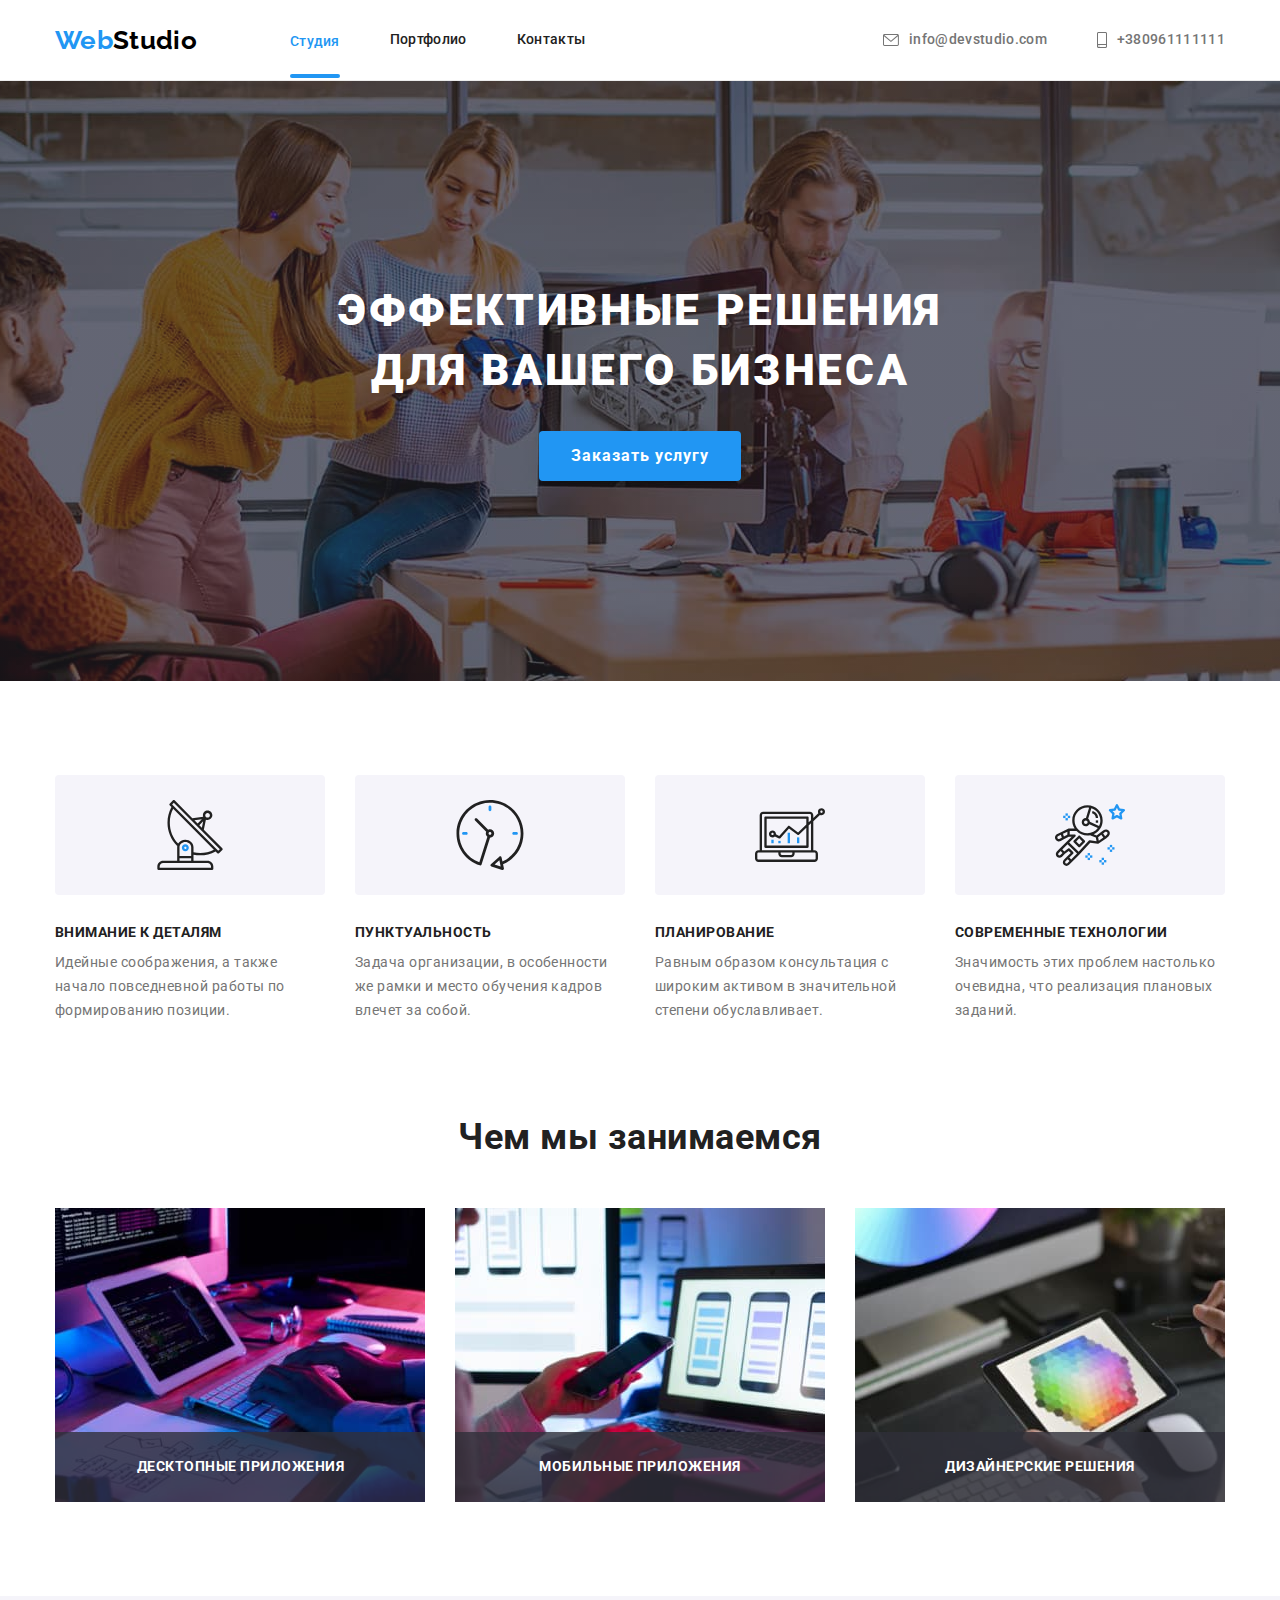
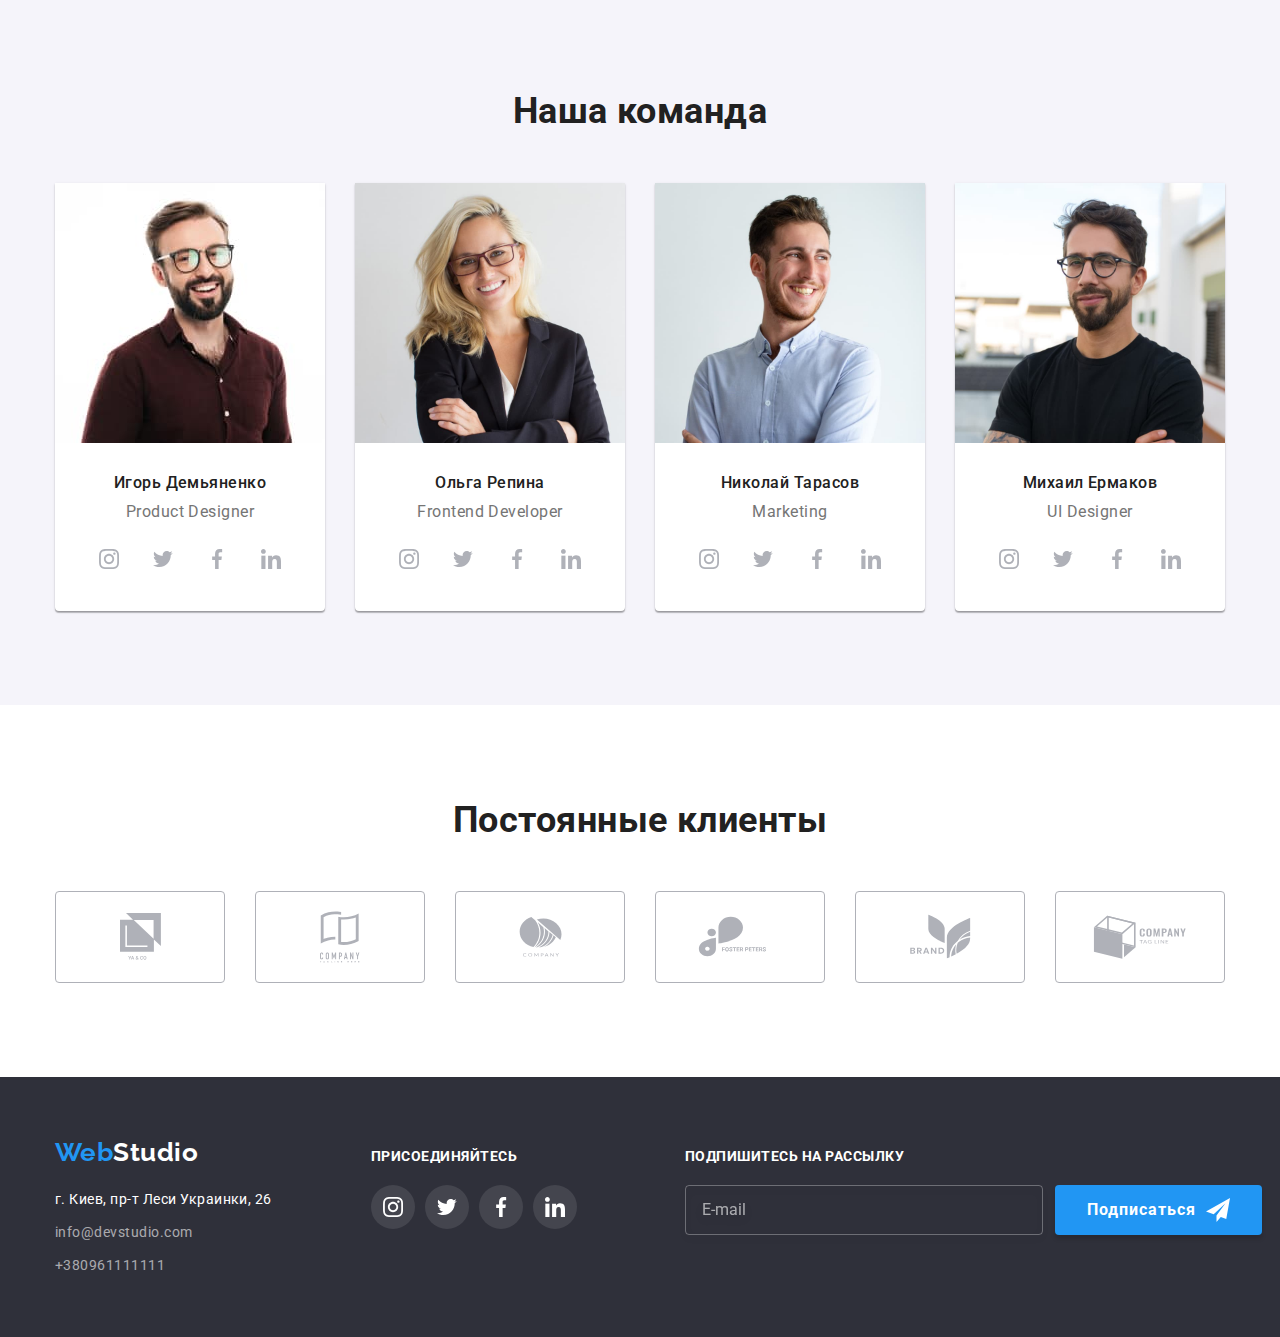
<file: index.html>
<!DOCTYPE html>
<html lang="ru">
<head>
    <meta charset="UTF-8">
    <meta http-equiv="X-UA-Compatible" content="IE=edge">
    <meta name="viewport" content="width=device-width, initial-scale=1.0">
    <title>Document</title>
    <link rel="preconnect" href="https://fonts.gstatic.com">
    <link rel="preconnect" href="https://fonts.gstatic.com">
    <link href="https://fonts.googleapis.com/css2?family=Raleway:wght@700&family=Roboto:wght@400;500;700;900&display=swap"
        rel="stylesheet">
    <link rel="stylesheet" href="https://cdnjs.cloudflare.com/ajax/libs/modern-normalize/1.0.0/modern-normalize.min.css">
    <link rel="stylesheet" href="https://cdnjs.cloudflare.com/ajax/libs/animate.css/4.1.1/animate.min.css" />
    <link rel="stylesheet" href="./css/styles.css">
</head>
<body>
    <!--Шапка сайта--> 
    <header class="spacing">
    <div class="container main-nav">
        <nav class="main-nav">
            <a href="./index.html" class="logo animate__pulse">Web<span class="accent-logo animate__pulse">Studio</span></a>
        <ul class="site-nav list main-nav">
        <li class="item">
            <a class="site-nav-item current" href="./index.html">Студия</a>
        </li>
        <li class="item">
            <a class="site-nav-item" href="./portfolio.html">Портфолио</a>
        </li>
        <li class="item">
            <a class="site-nav-item" href="">Контакты</a>
        </li>
         </ul>
        </nav>
        <ul class="contact list main-nav">
            <li  class="item">
                <a class="contact-item" href="mailto:info@devstudio.com">
                    <svg class="icon-mail">
                        <use href="./images/sprite.svg#icon-mail"></use>
                    </svg>
                    info@devstudio.com</a>
            </li>
            <li class="item">
                <a class="contact-item" href="tel:+380961111111">
                    <svg class="icon-smartphone">
                        <use href="./images/sprite.svg#icon-smartphone"></use>
                    </svg>
                    +380961111111</a>
            </li>
        </ul>
    </div>
    </header>
    <main>
    <!--Герой-->
    <section class="hero hero-overlay">
        <div class="container">
            <h1 class="hero-heading">Эффективные решения для вашего бизнеса</h1>
            <button type="button" data-modal-open class="button">Заказать услугу</button>
        </div>
        
    </section>
     <!--Особенности,скрытый заголовок h2-->
     <section class="features section">
         <div class="container">
            <h2 class="visually-hidden">Особенности</h2>
            <ul class="features-heading-list list">
                <li class="items">
                   <div class="features-icons">
                    <svg class="features-icons-svg">
                        <use href="./images/sprite.svg#icon-antenna-1"></use>
                    </svg>
                   </div> 
                    <h3 class="features-heading-item">Внимание к деталям</h3>
                    <p class="features-heading-item-content">Идейные соображения, а также начало повседневной работы по формированию
                        позиции.</p>
                </li>
                <li class="items">
                    <div class="features-icons">
                        <svg class="features-icons-svg">
                            <use href="./images/sprite.svg#icon-clock-2"></use>
                        </svg>
                    </div>
                    <h3 class="features-heading-item">Пунктуальность</h3>
                    <p class="features-heading-item-content">Задача организации, в особенности же рамки и место обучения кадров
                        влечет за собой.</p>
                </li>
                <li class="items">
                    <div class="features-icons">
                        <svg class="features-icons-svg">
                            <use href="./images/sprite.svg#icon-diagram-3"></use>
                        </svg>
                    </div>
                    <h3 class="features-heading-item">Планирование</h3>
                    <p class="features-heading-item-content">Равным образом консультация с широким активом в значительной степени
                        обуславливает.</p>
                </li>
                <li class="items">
                    <div class="features-icons">
                        <svg class="features-icons-svg">
                            <use href="./images/sprite.svg#icon-astronaut-4"></use>
                        </svg>
                    </div>
                    <h3 class="features-heading-item">Современные технологии</h3>
                    <p class="features-heading-item-content">Значимость этих проблем настолько очевидна, что реализация плановых
                        заданий.</p>
                </li>
            </ul>
         </div>
     </section>
    <!--Чем мы занимаемся-->
    <section class="image-items section">
        <div class="container">
            <h2 class="features-heading">Чем мы занимаемся</h2>
            <ul class="image-items-list list">
                <li class="image-items-img">
                   <div class="image-items-img-wrapper">
                        <img src="./images/box-1.jpg" alt="руки на клавиатуре и планшет" width="370" height="294">
                        <div class="image-items-text-wrapper">
                            <h3 class="text">Десктопные приложения</h3>
                        </div>
                   </div>
                </li>
                <li class="image-items-img">
                    <div class="image-items-img-wrapper">
                        <img src="./images/box-2.jpg" alt="мобильный телефон и ноутбук" width="370" height="294">
                        <div class="image-items-text-wrapper">
                            <h3 class="text">Мобильные приложения</h3>
                        </div>
                    </div>
                </li>
                <li class="image-items-img">
                   <div class="image-items-img-wrapper">
                        <img src="./images/box-3.jpg" alt="в руке планшет и стилус" width="370" height="294">
                        <div class="image-items-text-wrapper">
                            <h3 class="text">Дизайнерские решения</h3>
                        </div>
                   </div>
                </li>
            </ul>
        </div>
    </section>
    <!--Наша команда-->
    <section class="section-team section">
    <div class="container">
        <h2 class="features-heading">Наша команда</h2>
        <ul class="team-items list">
            <li class="team">
                <img src="./images/img-1.jpg" alt="Игорь Демьяненко" width="270" height="260">
                <div class="title-text">
                    <h3 class="title">Игорь Демьяненко</h3>
                    <p class="text">Product Designer</p>
                <ul class="social-list">
                    <li class="social-list-item list">
                        <a class="social-list-link" href="">
                            <svg class="social-list-icon">
                                <use href="./images/sprite.svg#icon-instagram-1"></use>
                            </svg>
                        </a>
                    </li>
                    <li class="social-list-item list">
                        <a class="social-list-link" href="">
                            <svg class="social-list-icon">
                                <use href="./images/sprite.svg#icon-twitter-2"></use>
                            </svg>
                        </a>
                    </li>
                    <li class="social-list-item list">
                        <a class="social-list-link" href="">
                            <svg class="social-list-icon">
                                <use href="./images/sprite.svg#icon-facebook-3"></use>
                            </svg>
                        </a>
                    </li>
                    <li class="social-list-item list">
                        <a class="social-list-link" href="">
                            <svg class="social-list-icon">
                                <use href="./images/sprite.svg#icon-linkedin-4"></use>
                            </svg>
                        </a>
                    </li>
                </ul>
                </div>
            
            </li>
            <li class="team">
                <img src="./images/img-2.jpg" alt="Ольга Репина" width="270" height="260">
                <div class="title-text">
                    <h3 class="title">Ольга Репина</h3>
                    <p class="text">Frontend Developer</p>
                <ul class="social-list">
                    <li class="social-list-item list">
                        <a class="social-list-link" href="">
                            <svg class="social-list-icon">
                                <use href="./images/sprite.svg#icon-instagram-1"></use>
                            </svg>
                        </a>
                    </li>
                    <li class="social-list-item list">
                        <a class="social-list-link" href="">
                            <svg class="social-list-icon">
                                <use href="./images/sprite.svg#icon-twitter-2"></use>
                            </svg>
                        </a>
                    </li>
                    <li class="social-list-item list">
                        <a class="social-list-link" href="">
                            <svg class="social-list-icon">
                                <use href="./images/sprite.svg#icon-facebook-3"></use>
                            </svg>
                        </a>
                    </li>
                    <li class="social-list-item list">
                        <a class="social-list-link" href="">
                            <svg class="social-list-icon">
                                <use href="./images/sprite.svg#icon-linkedin-4"></use>
                            </svg>
                        </a>
                    </li>
                </ul>
                </div>
            </li>
            <li class="team">
                <img src="./images/img-3.jpg" alt="Николай Тарасов" width="270" height="260">
                <div class="title-text">
                    <h3 class="title">Николай Тарасов</h3>
                    <p class="text">Marketing</p>
                <ul class="social-list">
                    <li class="social-list-item list">
                        <a class="social-list-link" href="">
                            <svg class="social-list-icon">
                                <use href="./images/sprite.svg#icon-instagram-1"></use>
                            </svg>
                        </a>
                    </li>
                    <li class="social-list-item list">
                        <a class="social-list-link" href="">
                            <svg class="social-list-icon">
                                <use href="./images/sprite.svg#icon-twitter-2"></use>
                            </svg>
                        </a>
                    </li>
                    <li class="social-list-item list">
                        <a class="social-list-link" href="">
                            <svg class="social-list-icon">
                                <use href="./images/sprite.svg#icon-facebook-3"></use>
                            </svg>
                        </a>
                    </li>
                    <li class="social-list-item list">
                        <a class="social-list-link" href="">
                            <svg class="social-list-icon">
                                <use href="./images/sprite.svg#icon-linkedin-4"></use>
                            </svg>
                        </a>
                    </li>
                </ul>
                </div>
            </li>
            <li class="team">
                <img src="./images/img-4.jpg" alt="Михаил Ермаков" width="270" height="260">
                <div class="title-text">
                    <h3 class="title">Михаил Ермаков</h3>
                    <p class="text">UI Designer</p>
                <ul class="social-list">
                    <li class="social-list-item list">
                        <a class="social-list-link" href="">
                            <svg class="social-list-icon">
                                <use href="./images/sprite.svg#icon-instagram-1"></use>
                            </svg>
                        </a>
                    </li>
                    <li class="social-list-item list">
                        <a class="social-list-link" href="">
                            <svg class="social-list-icon">
                                <use href="./images/sprite.svg#icon-twitter-2"></use>
                            </svg>
                        </a>
                    </li>
                    <li class="social-list-item list">
                        <a class="social-list-link" href="">
                            <svg class="social-list-icon">
                                <use href="./images/sprite.svg#icon-facebook-3"></use>
                            </svg>
                        </a>
                    </li>
                    <li class="social-list-item list">
                        <a class="social-list-link" href="">
                            <svg class="social-list-icon">
                                <use href="./images/sprite.svg#icon-linkedin-4"></use>
                            </svg>
                        </a>
                    </li>
                </ul>
                </div>
            </li>
        </ul>
    </div>
    </section>
    <!--Постоянные клиенты-->
    <section class="section-clients section">
        <div class="container">
            <h2 class="clients-text">Постоянные клиенты</h2>
            <ul class="clients-list list">
                <li class="clients-item">
                    <a class="client-item-link" href="">
                        <svg class="clients-item-icon" width="41px" height="47px" >
                            <use href="./images/sprite.svg#icon-client-1"></use>
                        </svg>
                    </a>
                </li>
                <li class="clients-item">
                    <a class="client-item-link" href="">
                        <svg class="clients-item-icon" width="40px" height="52px">
                            <use href="./images/sprite.svg#icon-client-2"></use>
                        </svg>
                    </a>
                </li>
                <li class="clients-item">
                    <a class="client-item-link" href="">
                        <svg class="clients-item-icon" width="43px" height="41px">
                            <use href="./images/sprite.svg#icon-client-3"></use>
                        </svg>
                    </a>
                </li>
                <li class="clients-item">
                    <a class="client-item-link" href="">
                        <svg class="clients-item-icon" width="85px" height="41px">
                            <use href="./images/sprite.svg#icon-client-4"></use>
                        </svg>
                    </a>
                </li>
                <li class="clients-item">
                    <a class="client-item-link" href="">
                        <svg class="clients-item-icon" width="63px" height="45px">
                            <use href="./images/sprite.svg#icon-client-5"></use>
                        </svg>
                    </a>
                </li>
                <li class="clients-item">
                    <a class="client-item-link" href="">
                        <svg class="clients-item-icon" width="94px" height="44px">
                            <use href="./images/sprite.svg#icon-client-6"></use>
                        </svg>
                    </a>
                </li>
            </ul>
        </div>
    </section>
    </main>
    <!--Футер-->
    <footer>
        <div class="footer-section container">
            <div class="logo-address">
                <div class="margin-footer">
                    <a href="./index.html" class="logo">Web<span class="logo-footer">Studio</span></a>
                </div>
                <address>
                    <p class="footer-address">г. Киев, пр-т Леси Украинки, 26</p>
                    <ul class="footer-contacts">
                        <li class="item list">
                            <a class="contacts" href="mailto:info@devstudio.com">info@devstudio.com</a>
                        </li>
                        <li class="item list">
                            <a class="contacts" href="tel:+380961111111">+380961111111</a>
                        </li>
                    </ul>
                </address>
            </div>
        <div class="join container">
            <h2 class="join-text">присоединяйтесь</h2>
            <ul class="join-list">
                <li class="join-item list">
                    <a class="join-item-link" href="">
                        <svg class="join-list-icon">
                            <use href="./images/sprite.svg#icon-instagram-1"></use>
                        </svg>
                    </a>
                </li> 
                <li class="join-item list">
                <a class="join-item-link" href="">
                    <svg class="join-list-icon">
                        <use href="./images/sprite.svg#icon-twitter-2"></use>
                    </svg>
                </a>
                </li>
                <li class="join-item list">
                <a class="join-item-link" href="">
                    <svg class="join-list-icon">
                        <use href="./images/sprite.svg#icon-facebook-3"></use>
                    </svg>
                </a>
                </li>
                <li class="join-item list">
                    <a class="join-item-link" href="">
                        <svg class="join-list-icon">
                            <use href="./images/sprite.svg#icon-linkedin-4"></use>
                        </svg>
                    </a>
                </li>
            </ul>
        </div>
        <form class="subscribe">
            <label for="subscribe-email" class="subscribe-text">Подпишитесь на рассылку</label>
            <span class="subscribe-wrapper">
                <input type="email" class="subscribe-input" placeholder="E-mail" name="subscribe-email" id="subscribe-email">
                <button type="submit" class="button subscribe-btn">Подписаться
                    <svg class="subscribe-svg">
                        <use href="./images/sprite.svg#icon-icon-send"></use>
                    </svg>
                </button>
            </span>
        </form>

        </div>
   
    </footer>

   <div data-modal class="backdrop is-hidden">
       <div class="modal">
        <p class="modal-text">Оставьте свои данные, мы вам перезвоним</p>
        <form class="js-speaker-form modal-form">               
                 <p class="modal-form-input-wrapper">
                    <label class="modal-form-field" for="user-name">Имя</label>
                        <input type="text" name="user-name" class="modal-form-input" id="user-name">
                        <svg class="form-svg">
                            <use href="./images/sprite.svg#icon-person"></use>
                        </svg>
                 </p>
                <p class="modal-form-input-wrapper">
                    <label class="modal-form-field" for="usel-tel">Телефон</label>
                    <input type="tel" name="usel-tel" class="modal-form-input" id="usel-tel">
                    <svg class="form-svg">
                        <use href="./images/sprite.svg#icon-phone"></use>
                    </svg>
                </p>
                <p class="modal-form-input-wrapper">
                    <label class="modal-form-field" for="usel-email">Почта</label>
                    <input type="email" name="usel-email" class="modal-form-input" id="usel-email">
                    <svg class="form-svg">
                        <use href="./images/sprite.svg#icon-email"></use>
                    </svg>
                </p>
                <p class="modal-form-comment">
                    <label class="modal-form-field" for="comment">Комментарий</label>
                    <textarea name="comment" id="comment" placeholder="Введите текст" class="modal-form-input comment"></textarea>
                </p>
                <label class="modal-form-checkbox-agreement">
                <input type="checkbox" name="agreement" value="agreement" class="checkbox-agreement">
                <span class="checkbox-icon">
                </span>
                Соглашаюсь с рассылкой и принимаю &#160;<a href="" class="modal-form-checkbox-link">Условия договора</a>
                </label>
                <button type="submit" class="button form-btn">Отправить</button>
                <button type="button" data-modal-close class="modal-close-btn">
                    <svg class="modal-close-icon">
                        <use href="./images/sprite.svg#icon-close"></use>
                    </svg>
                </button>
        </form>
       </div>
   </div> 
<script src="./js/modal.js"></script>

<script>
    (() => {
        document
            .querySelector('.js-speaker-form')
            .addEventListener('submit', e => {
                e.preventDefault();

                new FormData(e.currentTarget).forEach((value, name) =>
                    console.log(`${name}: ${value}`),
                );

                e.currentTarget.reset();
            });
    })();
</script>
</body>
</html>
</file>
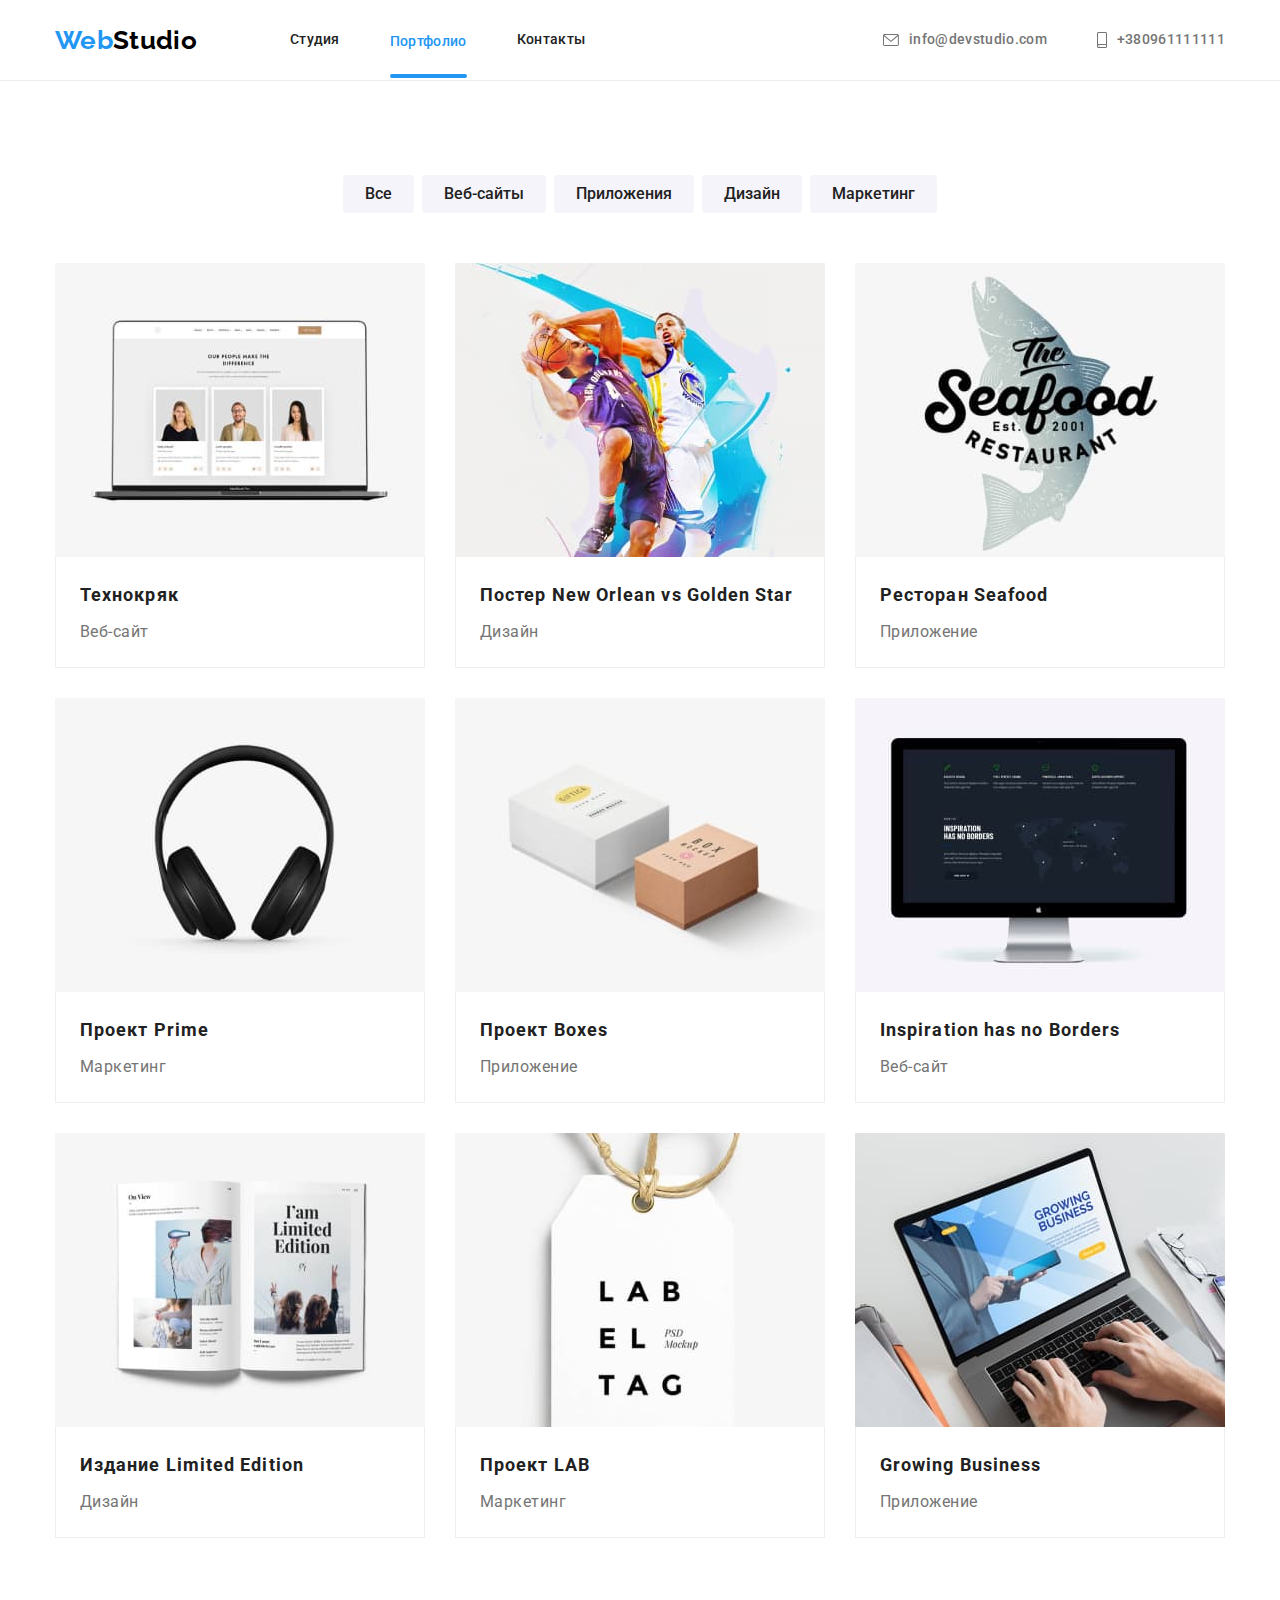
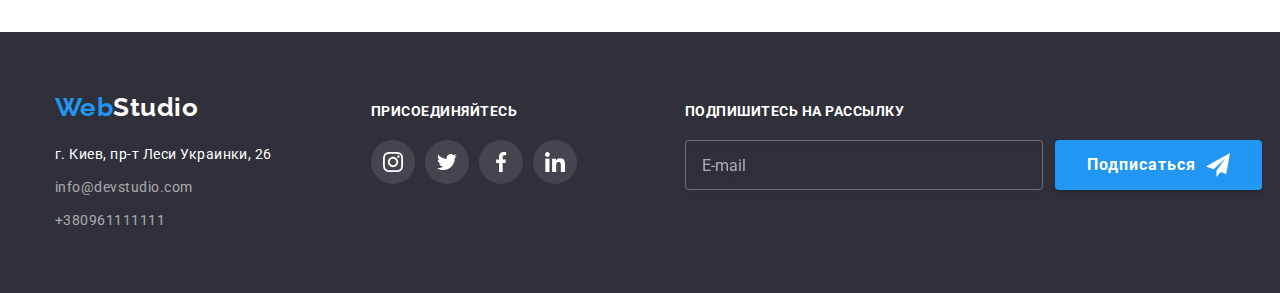
<file: portfolio.html>
<!DOCTYPE html>
<html lang="en">
<head>
    <meta charset="UTF-8">
    <meta http-equiv="X-UA-Compatible" content="IE=edge">
    <meta name="viewport" content="width=device-width, initial-scale=1.0">
    <title>Portfolio</title>
    <link rel="preconnect" href="https://fonts.gstatic.com">
    <link rel="preconnect" href="https://fonts.gstatic.com">
    <link href="https://fonts.googleapis.com/css2?family=Raleway:wght@700&family=Roboto:wght@400;500;700;900&display=swap"
        rel="stylesheet">
    <link rel="stylesheet" href="https://cdnjs.cloudflare.com/ajax/libs/modern-normalize/1.0.0/modern-normalize.min.css">
    <link rel="stylesheet" href="https://cdnjs.cloudflare.com/ajax/libs/animate.css/4.1.1/animate.min.css" />
    <link rel="stylesheet" href="./css/styles.css">
</head>
<body>
    <!--Шапка сайта-->
    <header class="spacing">
        <div class="container main-nav">
            <nav class="main-nav">
                <a href="./index.html" class="logo animate__pulse">Web<span class="accent-logo animate__pulse">Studio</span></a>
                <ul class="site-nav list main-nav">
                    <li class="item">
                        <a class="site-nav-item" href="./index.html">Студия</a>
                    </li>
                    <li class="item">
                        <a class="site-nav-item current" href="./portfolio.html">Портфолио</a>
                    </li>
                    <li class="item">
                        <a class="site-nav-item" href="">Контакты</a>
                    </li>
                </ul>
            </nav>
            <ul class="contact list main-nav">
                <li class="item">
                    <a class="contact-item" href="mailto:info@devstudio.com">
                        <svg class="icon-mail">
                            <use href="./images/sprite.svg#icon-mail"></use>
                        </svg>
                        info@devstudio.com</a>
                </li>
                <li class="item">
                    <a class="contact-item tell" href="tel:+380961111111">
                        <svg class="icon-smartphone">
                            <use href="./images/sprite.svg#icon-smartphone"></use>
                        </svg>
                        +380961111111</a>
                </li>
            </ul>
        </div>
    </header>
    <main>
    <section class="section">
        <div class="container">
            <h1 class="visually-hidden">Портфолио</h1>
            <ul class="button-portfolio list">
                <li class="button-primary-portfolio"><button type="button" class="button-primary">Все</button></li>
                <li class="button-primary-portfolio"><button type="button" class="button-primary">Веб-сайты</button></li>
                <li class="button-primary-portfolio"><button type="button" class="button-primary">Приложения</button></li>
                <li class="button-primary-portfolio"><button type="button" class="button-primary">Дизайн</button></li>
                <li class="button-primary-portfolio"><button type="button" class="button-primary">Маркетинг</button></li>
            </ul>
            <ul class="portfolio-img list">
                <li class="portfolio-img-item">
                   <a class="portfolio-img-link" href="">
                        <div class="portfolio-wrapper">
                            <img src="./images/portfolio/img-1.jpg" alt="ноутбук с открытой страницей сайта Технокряк на которой три человека"
                                width="370" height="294">
                            <div class="portfolio-overlay">
                                <p class="portfolio-overlay-text">Технокряк это современная площадка распространения коронавируса. Компании
                                    используют эту платформу для цифрового
                                    шпионажа и атак на защищённые сервера конкурентов.</p>
                            </div>
                        </div>
                        <div class="section-title-text">
                            <h2 class="section-title">Технокряк</h2>
                            <p class="section-text">Веб-сайт</p>
                        </div>
                   </a>
                </li>
                <li class="portfolio-img-item">
                    <a class="portfolio-img-link" href="">
                        <div class="portfolio-wrapper">
                            <img src="./images/portfolio/img-2.jpg" alt="постер New Orlean vs Golden Star" width="370" height="294">
                            <div class="portfolio-overlay">
                                <p class="portfolio-overlay-text">Технокряк это современная площадка распространения коронавируса. Компании
                                    используют эту платформу для цифрового
                                    шпионажа и атак на защищённые сервера конкурентов.</p>
                            </div>
                        </div>
                        <div class="section-title-text">
                            <h2 class="section-title">Постер New Orlean vs Golden Star</h2>
                            <p class="section-text">Дизайн</p>
                        </div>
                    </a>
                </li>
                <li class="portfolio-img-item">
                    <a class="portfolio-img-link" href="">
                        <div class="portfolio-wrapper">
                            <img src="./images/portfolio/img-3.jpg" alt="логотип ресторана Seafood" width="370" height="294">
                            <div class="portfolio-overlay">
                                <p class="portfolio-overlay-text">Технокряк это современная площадка распространения коронавируса. Компании
                                    используют эту платформу для цифрового
                                    шпионажа и атак на защищённые сервера конкурентов.</p>
                            </div>
                        </div>
                        <div class="section-title-text">
                            <h2 class="section-title">Ресторан Seafood</h2>
                            <p class="section-text">Приложение</p>
                        </div>
                    </a>
                </li>
                <li class="portfolio-img-item">
                   <a class="portfolio-img-link" href="">
                        <div class="portfolio-wrapper">
                            <img src="./images/portfolio/img-4.jpg" alt="наушники" width="370" height="294">
                            <div class="portfolio-overlay">
                                <p class="portfolio-overlay-text">Технокряк это современная площадка распространения коронавируса. Компании
                                    используют эту платформу для цифрового
                                    шпионажа и атак на защищённые сервера конкурентов.</p>
                            </div>
                        </div>
                        <div class="section-title-text">
                            <h2 class="section-title">Проект Prime</h2>
                            <p class="section-text">Маркетинг</p>
                        </div>
                   </a>
                </li>
                <li class="portfolio-img-item">
                    <a class="portfolio-img-link" href="">
                        <div class="portfolio-wrapper">
                            <img src="./images/portfolio/img-5.jpg" alt="две коробки" width="370" height="294">
                            <div class="portfolio-overlay">
                                <p class="portfolio-overlay-text">Технокряк это современная площадка распространения коронавируса. Компании
                                    используют эту платформу для цифрового
                                    шпионажа и атак на защищённые сервера конкурентов.</p>
                            </div>
                        </div>
                        <div class="section-title-text">
                            <h2 class="section-title">Проект Boxes</h2>
                            <p class="section-text">Приложение</p>
                        </div>
                    </a>
                </li>
                <li class="portfolio-img-item">
                    <a class="portfolio-img-link" href="">
                        <div class="portfolio-wrapper">
                            <img src="./images/portfolio/img-6.jpg" alt="компьютер с открытым сайтом Inspiration has no Borders" width="370"
                                height="294">
                            <div class="portfolio-overlay">
                                <p class="portfolio-overlay-text">Технокряк это современная площадка распространения коронавируса. Компании
                                    используют эту платформу для цифрового
                                    шпионажа и атак на защищённые сервера конкурентов.</p>
                            </div>
                        </div>
                        <div class="section-title-text">
                            <h2 class="section-title">Inspiration has no Borders</h2>
                            <p class="section-text">Веб-сайт</p>
                        </div>
                    </a>
                </li>
                <li class="portfolio-img-item">
                    <a class="portfolio-img-link" href="">
                        <div class="portfolio-wrapper">
                            <img src="./images/portfolio/img-7.jpg" alt="журнал" width="370" height="294">
                            <div class="portfolio-overlay">
                                <p class="portfolio-overlay-text">Технокряк это современная площадка распространения коронавируса. Компании
                                    используют эту платформу для цифрового
                                    шпионажа и атак на защищённые сервера конкурентов.</p>
                            </div>
                        </div>
                        <div class="section-title-text">
                            <h2 class="section-title">Издание Limited Edition</h2>
                            <p class="section-text">Дизайн</p>
                        </div>
                    </a>
                </li>
                <li class="portfolio-img-item">
                    <a class="portfolio-img-link" href="">
                        <div class="portfolio-wrapper">
                            <img src="./images/portfolio/img-8.jpg" alt="логотип проекта LAB" width="370" height="294">
                            <div class="portfolio-overlay">
                                <p class="portfolio-overlay-text">Технокряк это современная площадка распространения коронавируса. Компании
                                    используют эту платформу для цифрового
                                    шпионажа и атак на защищённые сервера конкурентов.</p>
                            </div>
                        </div>
                        <div class="section-title-text">
                            <h2 class="section-title">Проект LAB</h2>
                            <p class="section-text">Маркетинг</p>
                        </div>
                    </a>
                </li>
                <li class="portfolio-img-item">
                    <a class="portfolio-img-link" href="">
                        <div class="portfolio-wrapper">
                            <img src="./images/portfolio/img-9.jpg" alt="открытый ноутбук и руки" width="370" height="294">
                            <div class="portfolio-overlay">
                                <p class="portfolio-overlay-text">Технокряк это современная площадка распространения коронавируса. Компании
                                    используют эту платформу для цифрового
                                    шпионажа и атак на защищённые сервера конкурентов.</p>
                            </div>
                        </div>
                        <div class="section-title-text">
                            <h2 class="section-title">Growing Business</h2>
                            <p class="section-text">Приложение</p>
                        </div>
                    </a>
                </li>
            </ul>
        </div>
    </section>

    </main>
    <!--Футер-->
<footer>
    <div class="footer-section container">
        <div class="logo-address">
            <div class="margin-footer">
                <a href="./index.html" class="logo">Web<span class="logo-footer">Studio</span></a>
            </div>
            <address>
                <p class="footer-address">г. Киев, пр-т Леси Украинки, 26</p>
                <ul class="footer-contacts">
                    <li class="item list">
                        <a class="contacts" href="mailto:info@devstudio.com">info@devstudio.com</a>
                    </li>
                    <li class="item list">
                        <a class="contacts" href="tel:+380961111111">+380961111111</a>
                    </li>
                </ul>
            </address>
        </div>
        <div class="join container">
            <h2 class="join-text">присоединяйтесь</h2>
            <ul class="join-list">
                <li class="join-item list">
                    <a class="join-item-link" href="">
                        <svg class="join-list-icon">
                            <use href="./images/sprite.svg#icon-instagram-1"></use>
                        </svg>
                    </a>
                </li>
                <li class="join-item list">
                    <a class="join-item-link" href="">
                        <svg class="join-list-icon">
                            <use href="./images/sprite.svg#icon-twitter-2"></use>
                        </svg>
                    </a>
                </li>
                <li class="join-item list">
                    <a class="join-item-link" href="">
                        <svg class="join-list-icon">
                            <use href="./images/sprite.svg#icon-facebook-3"></use>
                        </svg>
                    </a>
                </li>
                <li class="join-item list">
                    <a class="join-item-link" href="">
                        <svg class="join-list-icon">
                            <use href="./images/sprite.svg#icon-linkedin-4"></use>
                        </svg>
                    </a>
                </li>
            </ul>
        </div>
        <form class="subscribe">
            <label for="subscribe-email" class="subscribe-text">Подпишитесь на рассылку</label>
            <span class="subscribe-wrapper">
                <input type="email" class="subscribe-input" placeholder="E-mail" name="subscribe-email" id="subscribe-email">
                <button type="submit" class="button subscribe-btn">Подписаться
                    <svg class="subscribe-svg">
                        <use href="./images/sprite.svg#icon-icon-send"></use>
                    </svg>
                </button>
            </span>
        </form>
    </div>
</footer>
</body>
</html>
</file>
<file: css/styles.css>
/*основной цвет текста #757575 серый
вторичный цвет текста, заголовки #212121 черный 
в футере телефон и почта rgba(255, 255, 255, 0.6);
логотип studio #000000
#FFFFFF белый
акцент #2196F3 синий
цвет фона #E5E5E5
цвет фона вторичный #F5F4FA 
*/
:root {
  --primary-text-color: #757575;
  --title-text-color: #212121;
  --accent-color: #2196f3;
  --primary-bg-color: #ffffff;
  --secondary-accent-color: #000000;
  --secondary-bg-color: #f5f4fa;
  --duration: 250ms;
  --timing-function: cubic-bezier(0.4, 0, 0.2, 1);
}

body {
  font-family: Roboto, sans-serif;
  letter-spacing: 0.03em;
  color: var(--primary-text-color);
  background-color: var(--primary-bg-color);
}

h1,
h2,
h3,
h4,
h5,
h6,
p {
  margin-top: 0;
  margin-bottom: 0;
}

ul,
ol {
  margin-top: 0;
  margin-bottom: 0;
  padding-left: 0;
}

.list {
  list-style: none;
  margin: 0px;
  padding: 0px;
}

.link {
  text-decoration: none;
}

img {
  display: block;
}

.container {
  width: 1200px;
  margin-left: auto;
  margin-right: auto;
  padding-left: 15px;
  padding-right: 15px;
}

.section {
  padding-top: 94px;
  padding-bottom: 94px;
}

.main-nav {
  display: flex;
  align-items: center;
}

.spacing {
  letter-spacing: 0.02em;
  border-bottom: 1px solid #ececec;
}

.logo {
  font-family: Raleway, sans-serif;
  text-decoration: none;
  font-weight: 700;
  font-size: 26px;
  line-height: 1.19;
  color: var(--accent-color);
}

.accent-logo {
  text-decoration: none;
  color: var(--secondary-accent-color);
}

.animate__pulse {
  animation-duration: 2500ms;
  animation-iteration-count: infinite;
}

/*Site nav*/

.site-nav {
  margin-left: 93px;
}

.site-nav-item {
  display: block;
  padding-top: 32px;
  padding-bottom: 32px;
  font-weight: 500;
  font-size: 14px;
  line-height: 1.14;
  text-decoration: none;
  color: var(--title-text-color);
  transition: color var(--duration) var(--timing-function);
}

.site-nav-item:hover,
.site-nav-item:focus,
.contact-item:hover,
.contact-item:focus,
.site-nav-item.current {
  color: var(--accent-color);
}

.site-nav .item + .item {
  margin-left: 50px;
}

.current {
  padding-bottom: 28px;
}

.site-nav-item {
  position: relative;
}

.site-nav-item.current::after {
  content: '';
  display: block;
  position: absolute;
  width: 100%;
  height: 4px;
  bottom: 0;
  left: 0;
  border-radius: 2px;
  background-color: var(--accent-color);
}

.contact {
  margin-left: auto;
}

.contact .item + .item {
  margin-left: 50px;
}

.contact-item {
  display: flex;
  align-items: center;
  font-weight: 500;
  font-size: 14px;
  line-height: 1.14;
  color: var(--primary-text-color);
  text-decoration: none;
}

.icon-mail {
  width: 16px;
  height: 12px;
  margin-right: 10px;
  fill: currentColor;
}

.icon-smartphone {
  width: 10px;
  height: 16px;
  margin-right: 10px;
  fill: currentColor;
}

/*Hero*/
.hero {
  padding-top: 200px;
  padding-bottom: 200px;
  text-align: center;
  background-color: #2f303a;
}

.hero-overlay {
  height: 600px;
  max-width: 1600px;
  margin-left: auto;
  margin-right: auto;
  background-image: linear-gradient(
      to right,
      rgba(47, 48, 58, 0.4),
      rgba(47, 48, 58, 0.4)
    ),
    url(../images/hero.jpg);
  background-repeat: no-repeat;
  background-size: cover;
  background-position: center;
}

.hero-heading {
  max-width: 696px;
  margin-left: auto;
  margin-right: auto;
  margin-top: 0px;
  margin-bottom: 30px;
  font-weight: 900;
  font-size: 44px;
  line-height: 1.36;
  text-transform: uppercase;
  letter-spacing: 0.06em;
  color: var(--primary-bg-color);
}

.button {
  padding: 10px 32px;
  min-width: 200px;
  font-weight: 700;
  font-size: 16px;
  line-height: 1.88;
  letter-spacing: 0.06em;
  cursor: pointer;
  background-color: var(--accent-color);
  color: var(--primary-bg-color);
  box-shadow: 0px 4px 4px rgba(0, 0, 0, 0.15);
  border-radius: 4px;
  border: 0px;
  transition: background-color var(--duration) var(--timing-function);
}

.button:hover {
  background-color: #188ce8;
}

/*Особенности и чем мы занимаемся*/

.features {
  padding-bottom: 47px;
}

.visually-hidden {
  position: absolute;
  width: 1px;
  height: 1px;
  margin: -1px;
  border: 0;
  padding: 0;

  white-space: nowrap;
  clip-path: inset(100%);
  clip: rect(0 0 0 0);
  overflow: hidden;
}

.features-heading-list {
  display: flex;
}

.features-heading-list .items {
  width: 270px;
}

.features-icons {
  display: flex;
  justify-content: center;
  align-items: center;
  margin-bottom: 30px;
  height: 120px;
  border-radius: 4px;
  background-color: var(--secondary-bg-color);
}

.features-icons-svg {
  width: 70px;
  height: 70px;
}

.features-heading-list .items:not(:last-child) {
  margin-right: 30px;
}

.features-heading-item {
  margin-bottom: 10px;
  margin-top: 0px;
  font-weight: 700;
  font-size: 14px;
  line-height: 1.14;
  text-transform: uppercase;
  color: var(--title-text-color);
  text-decoration: none;
}

.features-heading-item-content {
  margin-top: 0px;
  font-size: 14px;
  line-height: 1.7;
}

.features-heading {
  margin-top: 0px;
  margin-bottom: 50px;
  font-weight: 700;
  font-size: 36px;
  line-height: 1.17;
  text-align: center;
  color: var(--title-text-color);
}

/*Чем мы занимаемся*/
.image-items {
  display: flex;
  padding-top: 47px;
}

.image-items-list {
  display: flex;
}

.image-items-img:not(:last-child) {
  margin-right: 30px;
}

.image-items-img-wrapper {
  position: relative;
}

.image-items-text-wrapper {
  position: absolute;
  display: inline-block;
  bottom: 0%;
  left: 50%;
  transform: translate(-50%, 0%);
  width: 370px;
  height: 70px;
  padding: 27px 82px;
  white-space: nowrap;
  background-color: rgba(47, 48, 58, 0.8);
}

.image-items-text-wrapper .text {
  font-weight: 700;
  font-size: 14px;
  line-height: 1.14;
  text-align: center;
  text-transform: uppercase;
  color: var(--primary-bg-color);
}

/*Наша команда*/
.section-team {
  background-color: var(--secondary-bg-color);
}

.team-items {
  display: flex;
}

.team {
  background-color: var(--primary-bg-color);
  box-shadow: 0px 1px 3px rgba(0, 0, 0, 0.12), 0px 1px 1px rgba(0, 0, 0, 0.14),
    0px 2px 1px rgba(0, 0, 0, 0.2);
  border-radius: 0px 0px 4px 4px;
}

.team:not(:last-child) {
  margin-right: 30px;
}

.title-text {
  padding: 30px 32px;
}

.team .title {
  margin-bottom: 10px;
  font-weight: 500;
  font-size: 16px;
  line-height: 1.19;
  text-align: center;
  color: var(--title-text-color);
}

.team .text {
  margin-bottom: 16px;
  font-size: 16px;
  line-height: 1.19;
  text-align: center;
}

.social-list {
  display: flex;
  justify-content: space-between;
  margin: 0 auto;
}

.social-list-item {
}

.social-list-link {
  display: flex;
  justify-content: center;
  align-items: center;
  width: 44px;
  height: 44px;
  border-radius: 50%;
  background-color: var(--primary-bg-color);
  transition: background-color var(--duration) var(--timing-function);
}

.social-list-link:hover,
.social-list-link:focus {
  background-color: var(--accent-color);
}

.social-list-icon {
  width: 20px;
  height: 20px;
  fill: #afb1b8;
  transition: fill var(--duration) var(--timing-function);
}

.social-list-link:hover .social-list-icon,
.social-list-link:focus .social-list-icon {
  fill: var(--primary-bg-color);
}

/*Постоянные клиенты*/

.section-clients {
}

.clients-text {
  margin-bottom: 50px;
  font-weight: 700;
  font-size: 36px;
  line-height: 1.17;
  text-align: center;
  color: var(--title-text-color);
}

.clients-list {
  display: flex;
}

.client-item-link {
  display: flex;
  justify-content: center;
  align-items: center;
  width: 170px;
  height: 92px;
  outline: none;
  background-color: var(--primary-bg-color);
  border: 1px solid #afb1b8;
  border-radius: 4px;
  transition: border var(--duration) var(--timing-function);
}

.clients-item:not(:last-child) {
  margin-right: 30px;
}

.clients-item-icon {
  fill: #afb1b8;
  transition: fill var(--duration) var(--timing-function);
}

.client-item-link:hover .clients-item-icon,
.client-item-link:focus .clients-item-icon {
  fill: var(--accent-color);
}

.client-item-link:hover,
.client-item-link:focus {
  border: 1px solid var(--accent-color);
}

/*Footer*/

footer {
  background-color: #2f303a;
}

.margin-footer {
  display: block;
  margin-bottom: 20px;
}

.footer-address {
  margin-top: 0px;
  margin-bottom: 9px;
  width: 231px;
  font-style: normal;
  font-size: 14px;
  line-height: 1.71;
  color: var(--primary-bg-color);
}

.footer-section {
  display: flex;
  align-items: baseline;
  padding-top: 60px;
  padding-bottom: 60px;
}

.logo-address {
  margin-right: 70px;
}

.contacts {
  display: inline-block;
  font-style: normal;
  font-size: 14px;
  line-height: 1.71;
  text-decoration: none;
  color: rgba(255, 255, 255, 0.6);
  transition: color var(--duration) var(--timing-function);
}

.footer-contacts .item:first-child {
  margin-bottom: 9px;
}

.contacts:hover,
.contacts:focus {
  color: var(--accent-color);
}

.logo-footer {
  color: var(--primary-bg-color);
}

.join {
  margin-right: 93px;
}

.join-text {
  margin-bottom: 20px;
  font-weight: 700;
  font-size: 14px;
  line-height: 1.14;
  text-transform: uppercase;
  color: var(--primary-bg-color);
}

.join-list {
  display: flex;
  justify-content: left;
  width: 206px;
}

.join-item-link {
  display: flex;
  justify-content: center;
  align-items: center;
  width: 44px;
  height: 44px;
  border-radius: 50%;
  background-color: rgba(255, 255, 255, 0.1);
  transition: background-color var(--duration) var(--timing-function);
}

.join-item:not(:last-child) {
  margin-right: 10px;
}

.join-item-link:hover,
.join-item-link:focus {
  background-color: var(--accent-color);
}

.join-list-icon {
  width: 20px;
  height: 20px;
  fill: var(--primary-bg-color);
}

/*Form footer*/

.subscribe {
}

.subscribe-text {
  display: block;
  margin-bottom: 20px;
  font-weight: 700;
  font-size: 14px;
  line-height: 1.14;
  text-transform: uppercase;
  color: var(--primary-bg-color);
}

.subscribe-wrapper {
  display: flex;
}

.subscribe-input {
  width: 358px;
  height: 50px;
  margin-right: 12px;
  padding: 15px 16px;
  border: 1px solid rgba(255, 255, 255, 0.3);
  box-sizing: border-box;
  filter: drop-shadow(0px 4px 4px rgba(0, 0, 0, 0.15));
  border-radius: 4px;
  background-color: transparent;
}

.subscribe-input::placeholder {
  font-size: 16px;
  line-height: 1.25;
  align-items: center;
  color: rgba(255, 255, 255, 0.6);
}

.subscribe-btn {
  display: flex;
  align-items: center;
}

.subscribe-svg {
  margin-left: 10px;
  width: 24px;
  height: 24px;
}

/*Portfolio*/

.button-portfolio {
  display: flex;
  justify-content: center;
  margin-bottom: 50px;
}

.button-primary-portfolio:not(:last-child) {
  margin-right: 8px;
}

.button-primary {
  padding: 6px 22px;
  font-weight: 500;
  font-size: 16px;
  line-height: 1.63;
  text-align: center;
  cursor: pointer;
  border-radius: 4px;
  border: 0px;
  background-color: var(--secondary-bg-color);
  color: var(--title-text-color);
  transition: background-color var(--duration) var(--timing-function),
    color var(--duration) var(--timing-function),
    box-shadow var(--duration) var(--timing-function);
}

.button-primary:hover,
.button-primary:focus {
  background-color: var(--accent-color);
  color: var(--primary-bg-color);
  box-shadow: 0px 3px 1px rgba(0, 0, 0, 0.1), 0px 1px 2px rgba(0, 0, 0, 0.08),
    0px 2px 2px rgba(0, 0, 0, 0.12);
}

.portfolio-img {
  display: flex;
  flex-wrap: wrap;
}

.portfolio-img-item {
  margin-right: 30px;
  margin-bottom: 30px;
}

.portfolio-img-item:nth-child(3n) {
  margin-right: 0px;
}

.portfolio-img-item:nth-last-child(-n + 3) {
  margin-bottom: 0px;
}

.portfolio-img-link {
  display: block;
  text-decoration: none;
  color: var(--primary-text-color);
  transition: box-shadow var(--duration) var(--timing-function);
}

.portfolio-img-link:hover,
.portfolio-img-link:focus {
  box-shadow: 0px 1px 1px rgba(0, 0, 0, 0.12), 0px 4px 4px rgba(0, 0, 0, 0.06),
    1px 4px 6px rgba(0, 0, 0, 0.16);
}

.portfolio-wrapper {
  position: relative;
  overflow: hidden;
}

.portfolio-overlay {
  position: absolute;
  padding: 63px 24px;
  width: 100%;
  height: 100%;
  top: 0;
  left: 0;
  overflow: auto;
  background-color: rgba(33, 150, 243, 0.9);
  transform: translateY(100%);
  transition: transform var(--duration) var(--timing-function);
}

.portfolio-img-link:hover .portfolio-overlay,
.portfolio-img-link:focus .portfolio-overlay {
  transform: translateY(0%);
}

.portfolio-overlay-text {
  font-size: 18px;
  line-height: 1.56;
  color: var(--primary-bg-color);
}

.section-title-text {
  padding: 20px 24px;
  border-left: 1px solid #eeeeee;
  border-right: 1px solid #eeeeee;
  border-bottom: 1px solid #eeeeee;
}

.section-title {
  margin-bottom: 4px;
  letter-spacing: 0.06em;
  font-weight: 700;
  font-size: 18px;
  line-height: 2;
  color: var(--title-text-color);
}

.section-text {
  font-size: 16px;
  line-height: 1.88;
}

/*Modal*/

.backdrop {
  position: fixed;
  top: 0;
  left: 0;
  width: 100%;
  height: 100%;
  z-index: 100;
  background-color: rgba(0, 0, 0, 0.2);
  opacity: 1;
  transition: opacity var(--duration) var(--timing-function),
    visibility var(--duration) var(--timing-function);
}

.modal {
  position: absolute;
  top: 50%;
  left: 50%;
  width: 528px;
  height: 581px;
  background-color: var(--primary-bg-color);
  box-shadow: 0px 1px 3px rgba(0, 0, 0, 0.12), 0px 1px 1px rgba(0, 0, 0, 0.14),
    0px 2px 1px rgba(0, 0, 0, 0.2);
  border-radius: 4px;
  transform: translate(-50%, -50%) scale(1);
  transition: transform var(--duration) var(--timing-function),
    visibility var(--duration) var(--timing-function);
}

.backdrop.is-hidden .modal {
  transform: translate(-50%, -50%) scale(0.2);
  visibility: visible;
}

.modal-close-btn {
  position: absolute;
  top: 8px;
  right: 8px;
  padding: 0;
  display: flex;
  justify-content: center;
  align-items: center;
  width: 30px;
  height: 30px;
  cursor: pointer;
  border-radius: 50%;
  background-color: var(--primary-bg-color);
  border: 1px solid rgba(0, 0, 0, 0.1);
}

.modal-close-icon {
  width: 18px;
  height: 18px;
  fill: #000000;
  transition: fill var(--duration) var(--timing-function);
}

.modal-close-icon:hover,
.modal-close-icon:focus {
  fill: var(--accent-color);
}

.is-hidden {
  opacity: 0;
  visibility: hidden;
  pointer-events: none;
}

/*Form modal*/

.modal-form {
  /* margin: 40px; */
  margin-left: auto;
  margin-right: auto;
  width: 448px;
}

.modal-text {
  margin: 40px 40px 12px 40px;
  font-weight: 700;
  font-size: 20px;
  line-height: 1.15;
  text-align: center;
  color: var(--secondary-accent-color);
}

.modal-form-field {
  display: block;
  margin-bottom: 4px;
  font-size: 12px;
  line-height: 1.17;
  letter-spacing: 0.01em;
}

.modal-form-input-wrapper {
  position: relative;
  margin-bottom: 10px;
}

.modal-form-input:focus + .form-svg,
.modal-form-input:hover + .form-svg {
  border-color: var(--accent-color);
  outline: none;
  fill: var(--accent-color);
}

.modal-form-input:focus,
.modal-form-input:hover {
  border-color: var(--accent-color);
  outline: none;
}

.form-svg {
  position: absolute;
  width: 18px;
  height: 18px;
  /* padding: 11px 12px; */
  top: 50%;
  left: 12px;
  /* transform: translateY(-11px); */
  display: block;
  transition: fill var(--duration) var(--timing-function);
}

.modal-form-input {
  display: block;
  padding: 0 0 0 40px;
  width: 100%;
  height: 40px;
  border: 1px solid rgba(33, 33, 33, 0.2);
  border-radius: 4px;
  transition: border-color var(--duration) var(--timing-function);
}

textarea {
  resize: none;
  width: 100%;
  height: 120px;
}

.modal-form-comment {
  margin-bottom: 20px;
}

.comment {
  height: 120px;
  padding: 12px 16px;
}

.comment::placeholder {
  font-size: 12px;
  line-height: 1.17;
  letter-spacing: 0.01em;
  color: rgba(117, 117, 117, 0.5);
}

.checkbox-agreement {
  position: absolute;
  -webkit-appearance: none;
  -moz-appearance: none;
  appearance: none;
  transition: box-shadow var(--duration) var(--timing-function);
}

.modal-form-checkbox-agreement {
  display: flex;
  justify-content: center;
  align-items: center;
  font-size: 14px;
  line-height: 1.7;
  margin-bottom: 30px;
}

.modal-form-checkbox-link {
  font-size: 14px;
  line-height: 1.7;
  text-decoration-line: underline;
  color: var(--accent-color);
}

.button.form-btn {
  display: block;
  margin-left: auto;
  margin-right: auto;
}

.checkbox-icon {
  display: inline-block;
  margin-right: 9px;
  width: 16px;
  height: 15px;
  cursor: pointer;
  background-image: url(../images/icon-checkbox.svg);
  transition: background-color var(--duration) var(--timing-function),
    box-shadow var(--duration) var(--timing-function);
}

.checkbox-agreement:checked + .checkbox-icon {
  background-image: url(../images/icon-check.svg);
  background-color: var(--accent-color);
}

.checkbox-icon:hover,
.checkbox-icon:focus {
  background-color: var(--accent-color);
  outline: none;
}

.checkbox-agreement:checked:hover + .checkbox-icon,
.checkbox-agreement:checked:focus + .checkbox-icon {
  box-shadow: 0px 4px 4px rgba(0, 0, 0, 0.5);
}
</file>
